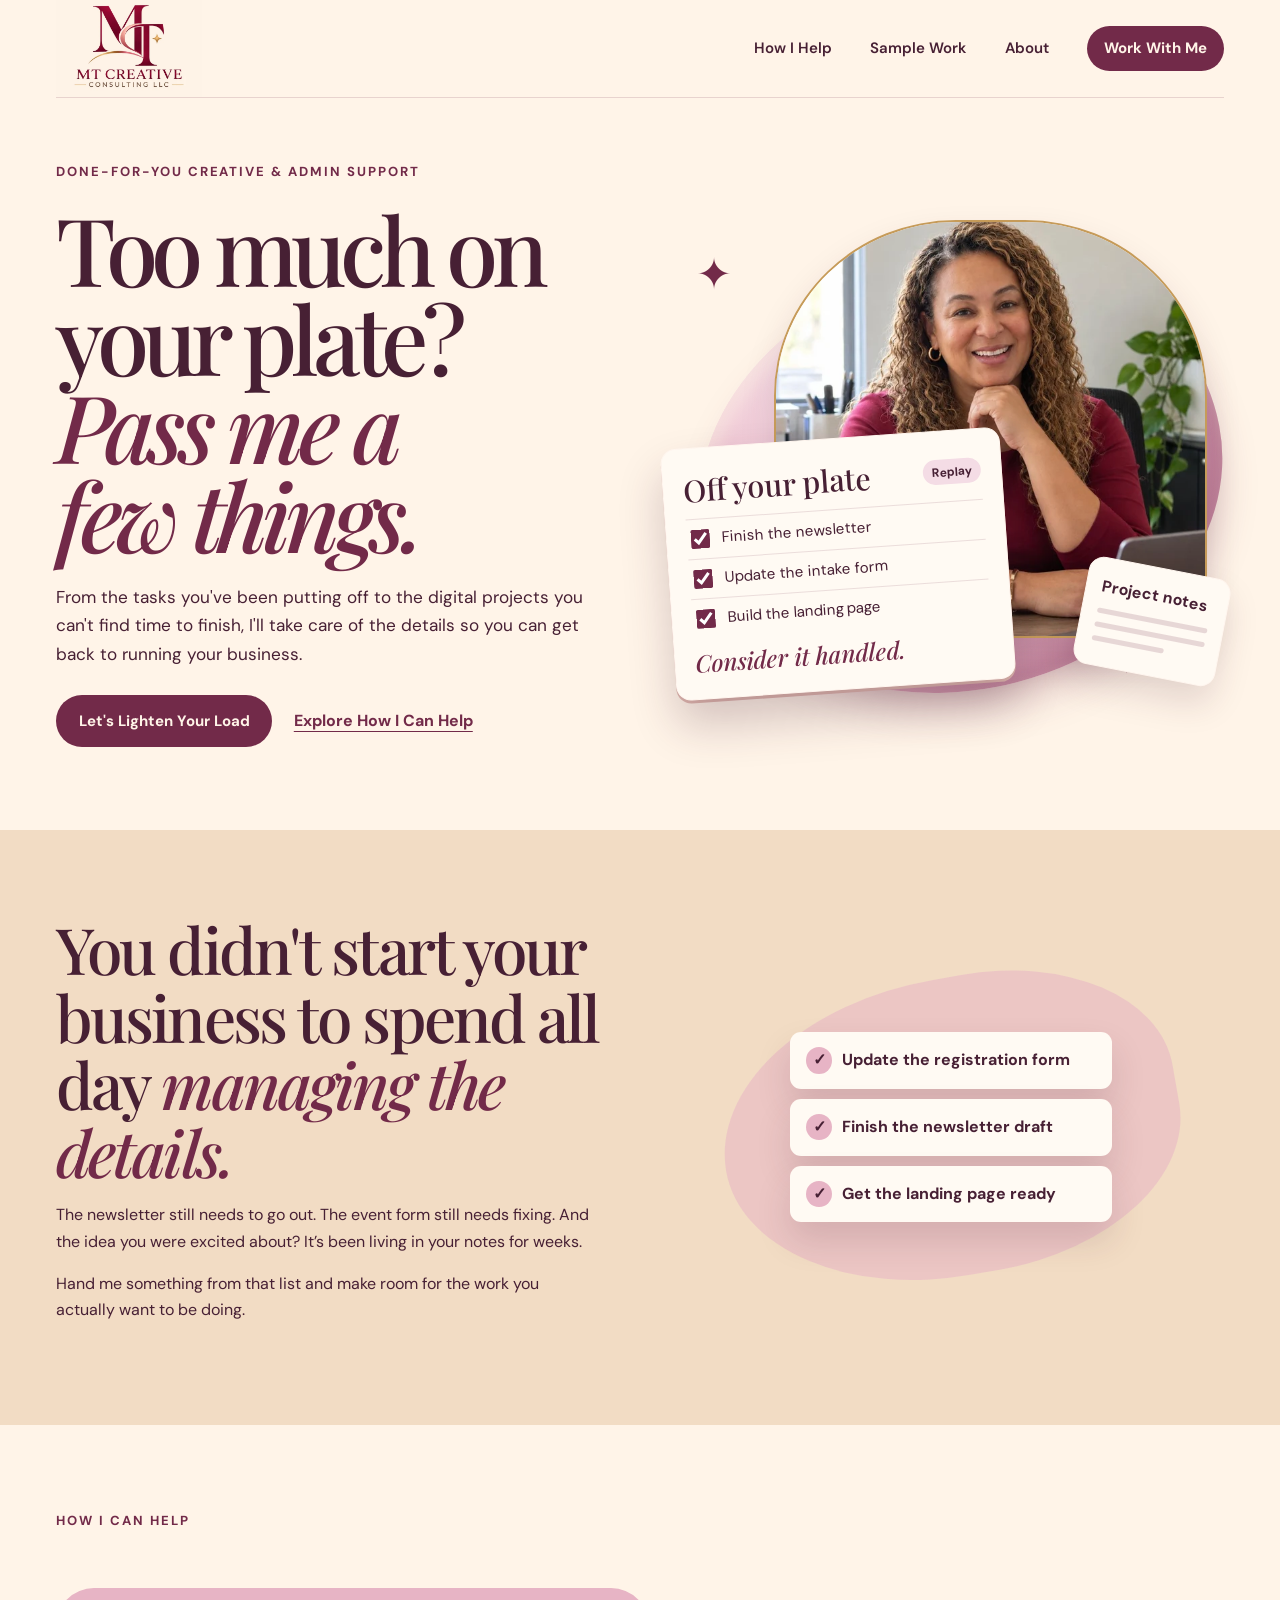
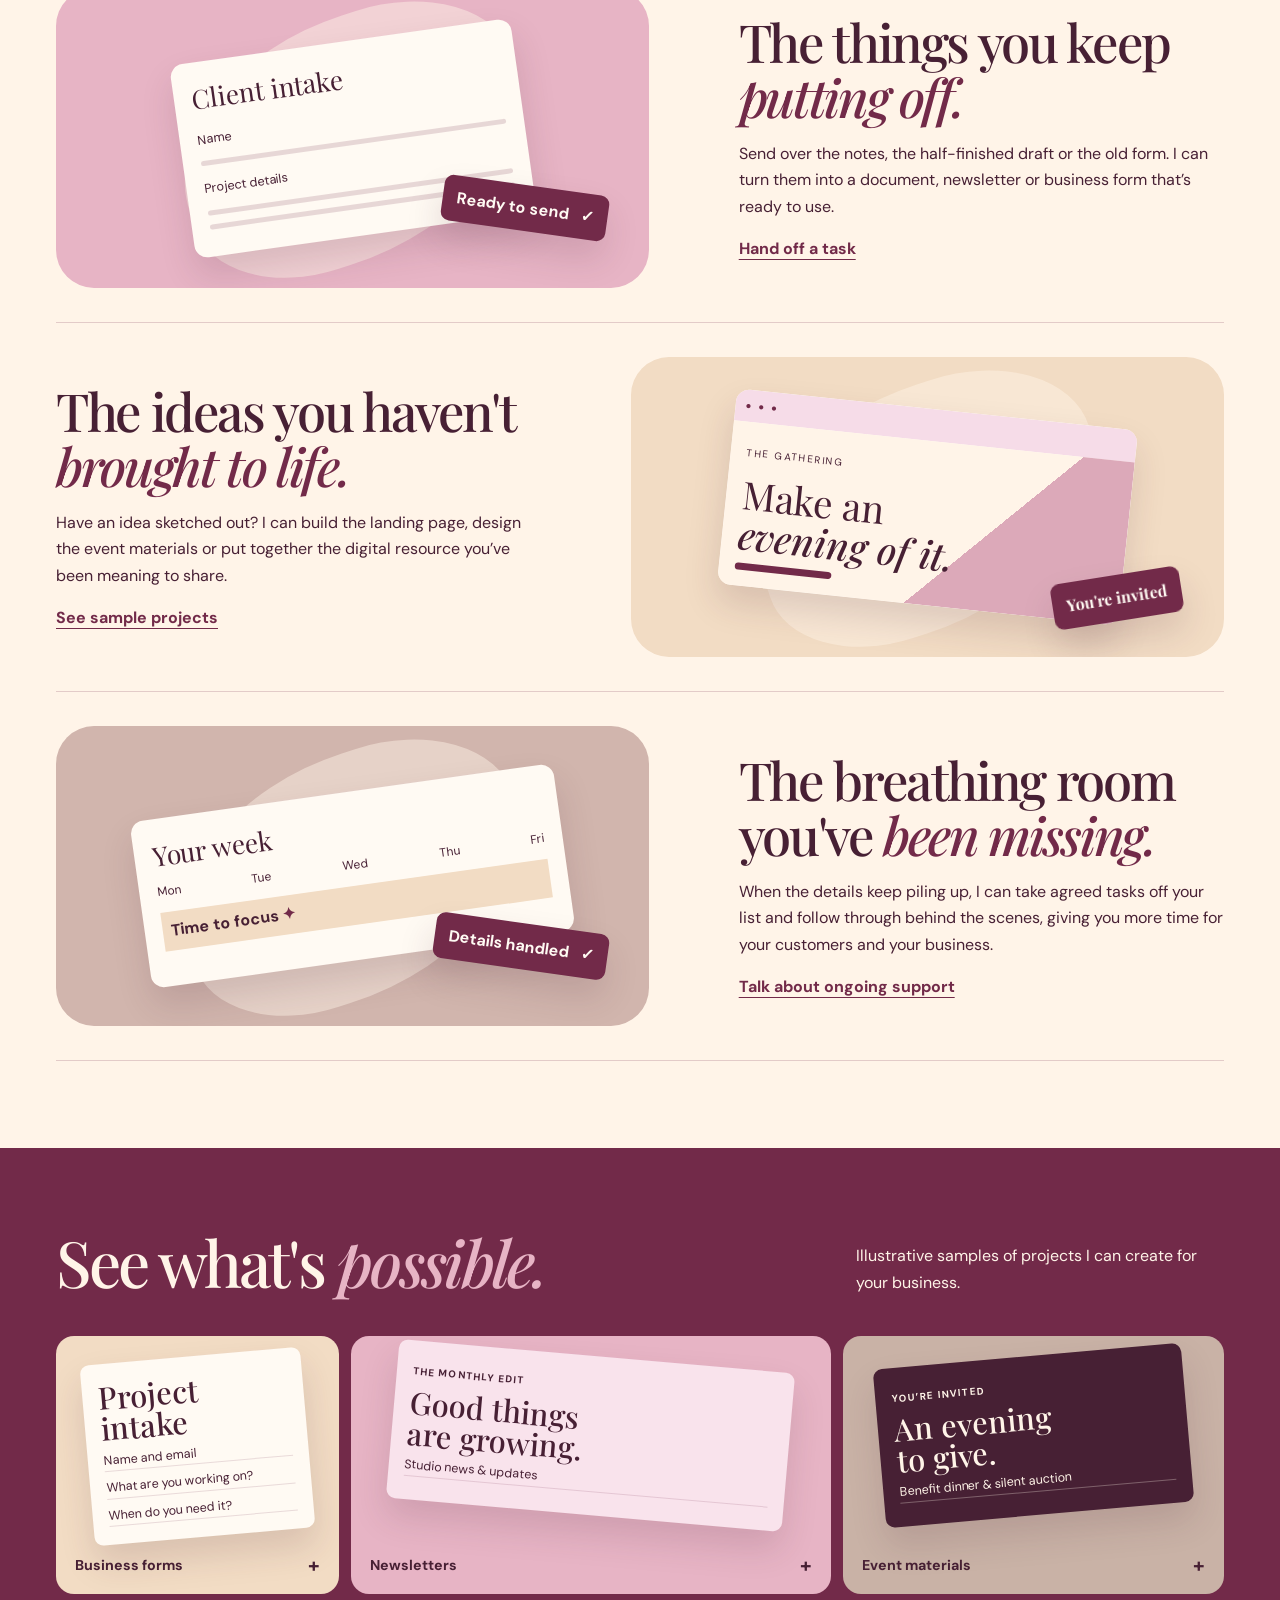
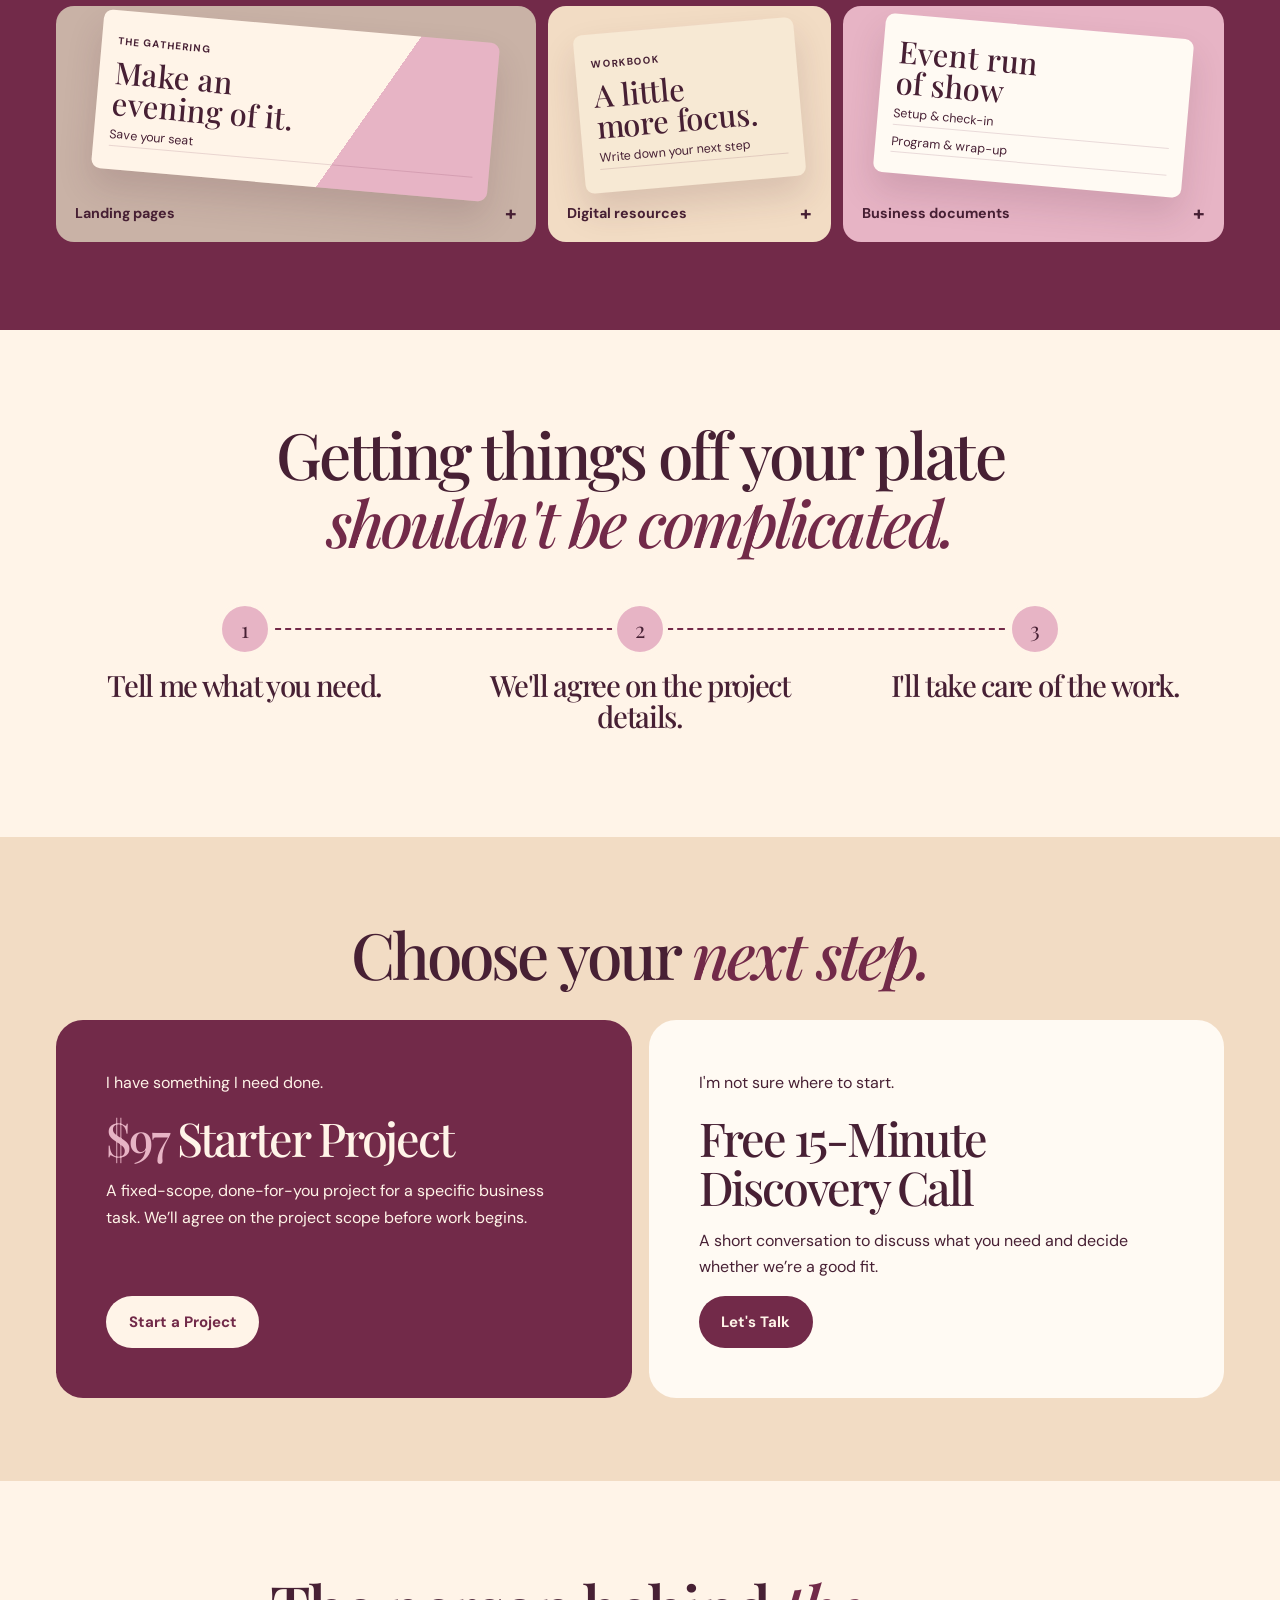
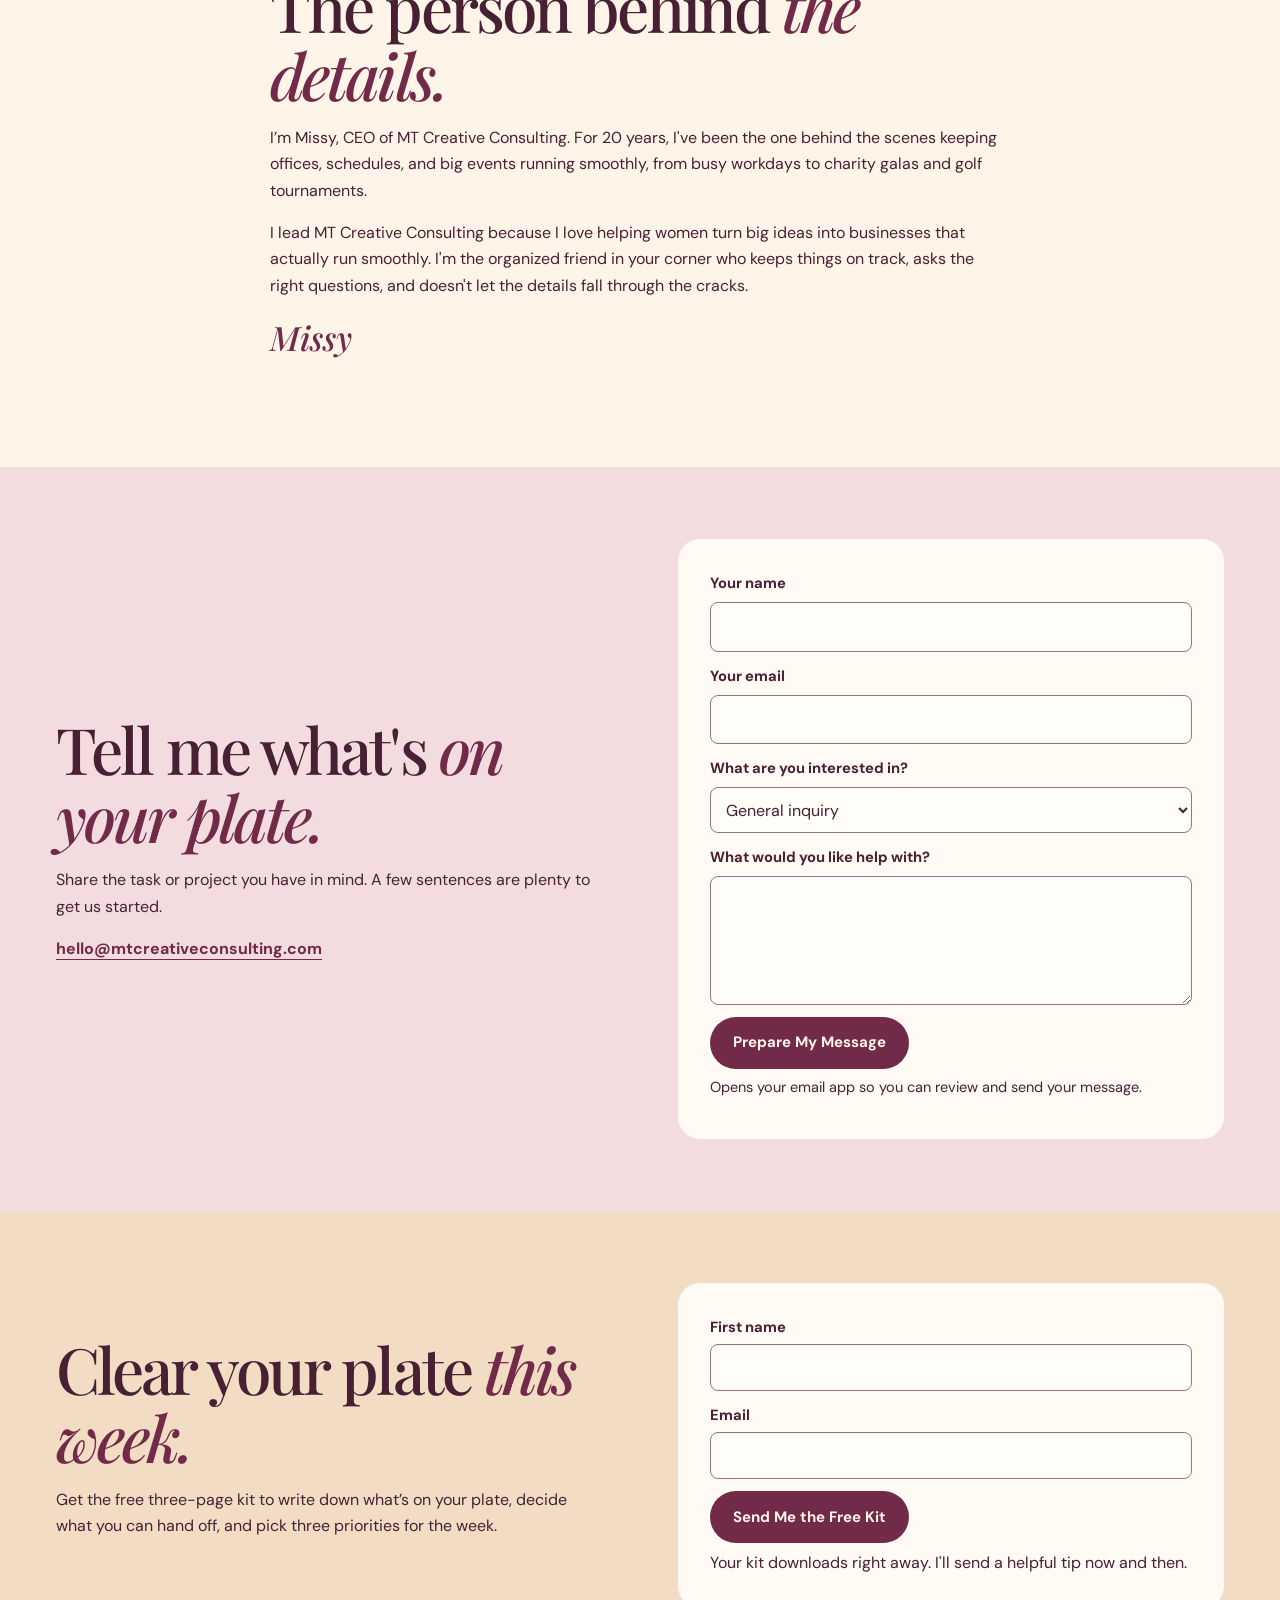
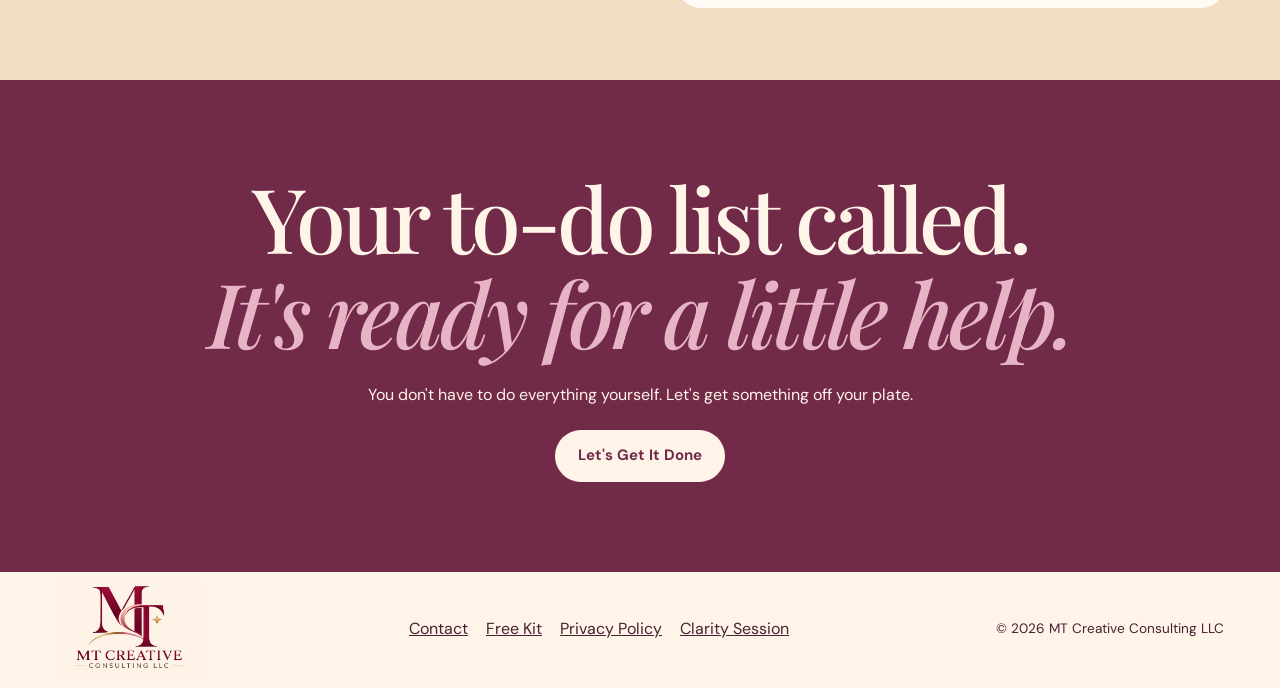
<file: index.html>
<!doctype html>
<html lang="en">
<head>
<meta charset="utf-8">
<meta name="viewport" content="width=device-width, initial-scale=1">
<meta name="description" content="Done-for-you administrative, creative and digital support from Missy at MT Creative Consulting. Get a task off your plate.">
<title>MT Creative Consulting | Pass me a few things</title>
<link rel="icon" href="mt-icon.webp" type="image/webp">
<link rel="preconnect" href="https://fonts.googleapis.com">
<link rel="preconnect" href="https://fonts.gstatic.com" crossorigin>
<link href="https://fonts.googleapis.com/css2?family=DM+Sans:wght@400;500;600;700&family=Playfair+Display:ital,wght@0,500;0,600;1,500&display=swap" rel="stylesheet">
<link rel="stylesheet" href="style.css">
<script src="site.js" defer></script>
</head>
<body>
<a class="skip" href="#main">Skip to content</a>
<header class="header wrap">
<a class="brand" href="#top" aria-label="MT Creative Consulting home"><img class="brand-logo" src="mt-logo.webp" width="540" height="360" alt="MT Creative Consulting LLC"></a>
<button class="menu" type="button" aria-expanded="false" aria-controls="navigation" hidden>Menu</button>
<nav id="navigation" aria-label="Main navigation"><a href="#help">How I Help</a><a href="#work">Sample Work</a><a href="#about">About</a><a class="button small" href="#start">Work With Me</a></nav>
</header>
<main id="main">
<section class="hero wrap" id="top">
<div class="hero-copy">
<p class="eyebrow">Done-for-you creative &amp; admin support</p>
<h1>Too much on<br class="desktop"> your plate?<br><em>Pass me a<br class="desktop"> few things.</em></h1>
<p class="intro">From the tasks you've been putting off to the digital projects you can't find time to finish, I'll take care of the details so you can get back to running your business.</p>
<div class="actions"><a class="button" href="#start">Let's Lighten Your Load</a><a class="under" href="#help">Explore How I Can Help</a></div>
</div>
<div class="hero-art" aria-label="Interactive to-do list demonstration">
<img class="hero-portrait" src="missy-at-her-desk.webp" alt="Missy, CEO of MT Creative Consulting, smiling at her desk" width="637" height="850" fetchpriority="high">
<div class="orb" aria-hidden="true"></div><span class="spark one" aria-hidden="true">✦</span><span class="spark two" aria-hidden="true">✧</span>
<div class="paper calendar" aria-hidden="true"><b>Timeline</b><span class="cal-grid"></span></div>
<div class="paper design" aria-hidden="true"><span class="swatches"><i></i><i></i><i></i></span><b>Design files</b></div>
<div class="paper document" aria-hidden="true"><b>Project notes</b><i></i><i></i><i></i></div>
<div class="todo paper"><div class="todo-top"><span>Off your plate</span><button id="replay" type="button" hidden>Replay</button></div>
<label><input type="checkbox" checked><span>Finish the newsletter</span></label>
<label><input type="checkbox" checked><span>Update the intake form</span></label>
<label><input type="checkbox" checked><span>Build the landing page</span></label>
<p class="stamp" id="task-status" aria-live="polite">Consider it handled.</p></div>
</div>
</section>
<section class="experience" aria-labelledby="experience-title">
<div class="wrap split">
<div><h2 id="experience-title">You didn't start your business to spend all day <em>managing the details.</em></h2><p>The newsletter still needs to go out. The event form still needs fixing. And the idea you were excited about? It’s been living in your notes for weeks.</p><p>Hand me something from that list and make room for the work you actually want to be doing.</p></div>
<div class="sort-board" aria-hidden="true"><div class="sort-rail"></div><span class="sort-card">Update the registration form</span><span class="sort-card">Finish the newsletter draft</span><span class="sort-card">Get the landing page ready</span></div>
</div>
</section>
<section class="wrap sections" id="help" aria-labelledby="help-title">
<h2 class="eyebrow" id="help-title">How I can help</h2>
<article class="service"><div class="scene scene-doc"><div class="mini-sheet"><b>Client intake</b><span>Name</span><i></i><span>Project details</span><i></i><i></i></div><div class="mini-note">Ready to send <span>✓</span></div></div><div class="service-copy"><h3>The things you keep <em>putting off.</em></h3><p>Send over the notes, the half-finished draft or the old form. I can turn them into a document, newsletter or business form that’s ready to use.</p><a href="#starter" class="under">Hand off a task</a></div></article>
<article class="service reverse"><div class="scene scene-web"><div class="mock-window"><div class="window-bar">● ● ●</div><div class="window-content"><span>THE GATHERING</span><b>Make an<br><em>evening of it.</em></b><i></i></div></div><div class="mock-ticket">You're invited</div></div><div class="service-copy"><h3>The ideas you haven't <em>brought to life.</em></h3><p>Have an idea sketched out? I can build the landing page, design the event materials or put together the digital resource you’ve been meaning to share.</p><a href="#work" class="under">See sample projects</a></div></article>
<article class="service"><div class="scene scene-time"><div class="week"><b>Your week</b><div><i>Mon</i><i>Tue</i><i>Wed</i><i>Thu</i><i>Fri</i></div><p>Time to focus <span>✦</span></p></div><div class="mini-note">Details handled <span>✓</span></div></div><div class="service-copy"><h3>The breathing room you've <em>been missing.</em></h3><p>When the details keep piling up, I can take agreed tasks off your list and follow through behind the scenes, giving you more time for your customers and your business.</p><a href="#discovery" class="under">Talk about ongoing support</a></div></article>
</section>
<section class="showcase" id="work">
<div class="wrap"><div class="show-head"><h2>See what's <em>possible.</em></h2><p>Illustrative samples of projects I can create for your business.</p></div>
<div class="samples">
<button class="sample a" type="button" data-sample="forms"><span class="sample-paper"><strong>Project intake</strong><i>Name and email</i><i>What are you working on?</i><i>When do you need it?</i></span><span class="sample-label">Business forms <span>+</span></span></button>
<button class="sample b" type="button" data-sample="newsletter"><span class="sample-paper"><small>THE MONTHLY EDIT</small><strong>Good things<br>are growing.</strong><i>Studio news &amp; updates</i></span><span class="sample-label">Newsletters <span>+</span></span></button>
<button class="sample c" type="button" data-sample="event"><span class="sample-paper"><small>YOU’RE INVITED</small><strong>An evening<br>to give.</strong><i>Benefit dinner &amp; silent auction</i></span><span class="sample-label">Event materials <span>+</span></span></button>
<button class="sample d" type="button" data-sample="landing"><span class="sample-paper"><small>THE GATHERING</small><strong>Make an<br>evening of it.</strong><i>Save your seat</i></span><span class="sample-label">Landing pages <span>+</span></span></button>
<button class="sample e" type="button" data-sample="resources"><span class="sample-paper"><small>WORKBOOK</small><strong>A little<br>more focus.</strong><i>Write down your next step</i></span><span class="sample-label">Digital resources <span>+</span></span></button>
<button class="sample f" type="button" data-sample="documents"><span class="sample-paper"><strong>Event run<br>of show</strong><i>Setup &amp; check-in</i><i>Program &amp; wrap-up</i></span><span class="sample-label">Business documents <span>+</span></span></button>
</div></div>
<dialog id="sample-dialog" aria-labelledby="sample-title"><form method="dialog"><button class="button small">Close</button></form><p class="eyebrow">Illustrative sample</p><h3 id="sample-title"></h3><div id="sample-preview"></div><p id="sample-description"></p></dialog>
</section>
<section class="wrap process" id="process"><h2>Getting things off your plate<br> <em>shouldn't be complicated.</em></h2><ol><li><span>1</span><h3>Tell me what you need.</h3></li><li><span>2</span><h3>We'll agree on the project details.</h3></li><li><span>3</span><h3>I'll take care of the work.</h3></li></ol></section>
<section class="offers" id="start"><div class="wrap"><h2>Choose your <em>next step.</em></h2><div class="offer-grid">
<article id="starter"><p>I have something I need done.</p><h3><span>$97</span> Starter Project</h3><p>A fixed-scope, done-for-you project for a specific business task. We’ll agree on the project scope before work begins.</p><a class="button light" href="#contact-form" data-inquiry="starter">Start a Project</a></article>
<article id="discovery"><p>I'm not sure where to start.</p><h3>Free 15-Minute Discovery Call</h3><p>A short conversation to discuss what you need and decide whether we’re a good fit.</p><a class="button" href="https://calendly.com/missyt879/new-meeting">Let's Talk</a></article>
</div></div></section>
<section class="wrap about" id="about"><div><h2>The person behind <em>the details.</em></h2><p>I’m Missy, CEO of MT Creative Consulting. For 20 years, I've been the one behind the scenes keeping offices, schedules, and big events running smoothly, from busy workdays to charity galas and golf tournaments.</p><p>I lead MT Creative Consulting because I love helping women turn big ideas into businesses that actually run smoothly. I'm the organized friend in your corner who keeps things on track, asks the right questions, and doesn't let the details fall through the cracks.</p><p class="signature">Missy</p></div></section>
<section class="contact" id="contact"><div class="wrap split"><div><h2>Tell me what's <em>on your plate.</em></h2><p>Share the task or project you have in mind. A few sentences are plenty to get us started.</p><a class="under" href="mailto:hello@mtcreativeconsulting.com">hello@mtcreativeconsulting.com</a></div>
<form id="contact-form" action="mailto:hello@mtcreativeconsulting.com" method="post" enctype="text/plain">
<label for="name">Your name</label><input id="name" name="name" autocomplete="name" required maxlength="120">
<label for="email">Your email</label><input id="email" name="email" type="email" autocomplete="email" required maxlength="254">
<label for="inquiry">What are you interested in?</label><select id="inquiry" name="inquiry"><option value="general">General inquiry</option><option value="starter">$97 Starter Project</option></select>
<label for="message">What would you like help with?</label><textarea id="message" name="message" required rows="4" maxlength="1500"></textarea>
<button class="button" type="submit">Prepare My Message</button><p class="form-note">Opens your email app so you can review and send your message.</p><p id="form-status" role="status"></p>
</form></div></section>
<section class="contact kit" id="free-kit"><div class="wrap split">
<div><h2>Clear your plate <em>this week.</em></h2><p>Get the free three-page kit to write down what’s on your plate, decide what you can hand off, and pick three priorities for the week.</p></div>
<form action="https://api.web3forms.com/submit" method="POST">
<input type="hidden" name="access_key" value="2582d8e5-30e0-49ae-859f-2bda14032e8f">
<input type="hidden" name="subject" value="New Clear Your Plate kit signup">
<input type="hidden" name="from_name" value="MT Creative Consulting website">
<input type="hidden" name="redirect" value="https://mtcreativeconsulting.com/thank-you.html">
<input type="checkbox" name="botcheck" hidden tabindex="-1" autocomplete="off">
<label for="kit-name">First name<input id="kit-name" type="text" name="first-name" required autocomplete="given-name"></label>
<label for="kit-email">Email<input id="kit-email" type="email" name="email" required autocomplete="email"></label>
<button type="submit" class="button">Send Me the Free Kit</button>
<div>Your kit downloads right away. I'll send a helpful tip now and then.</div>
</form>
</div></section>
<section class="closing" id="book"><div class="wrap"><h2>Your to-do list called.<br><em>It's ready for a little help.</em></h2><p>You don't have to do everything yourself. Let's get something off your plate.</p><a class="button light" href="#start">Let's Get It Done</a></div></section>
</main>
<footer class="wrap footer"><a class="brand" href="#top"><img class="brand-logo" src="mt-logo.webp" width="540" height="360" alt="MT Creative Consulting LLC"></a><div class="footer-links"><a href="#contact">Contact</a><a href="#free-kit">Free Kit</a><a href="privacy-policy.html">Privacy Policy</a><a href="https://cal.com/missy-t-semtly/60min">Clarity Session</a></div><small>© <span id="year">2026</span> MT Creative Consulting LLC</small></footer>
</body>
</html>
</file>
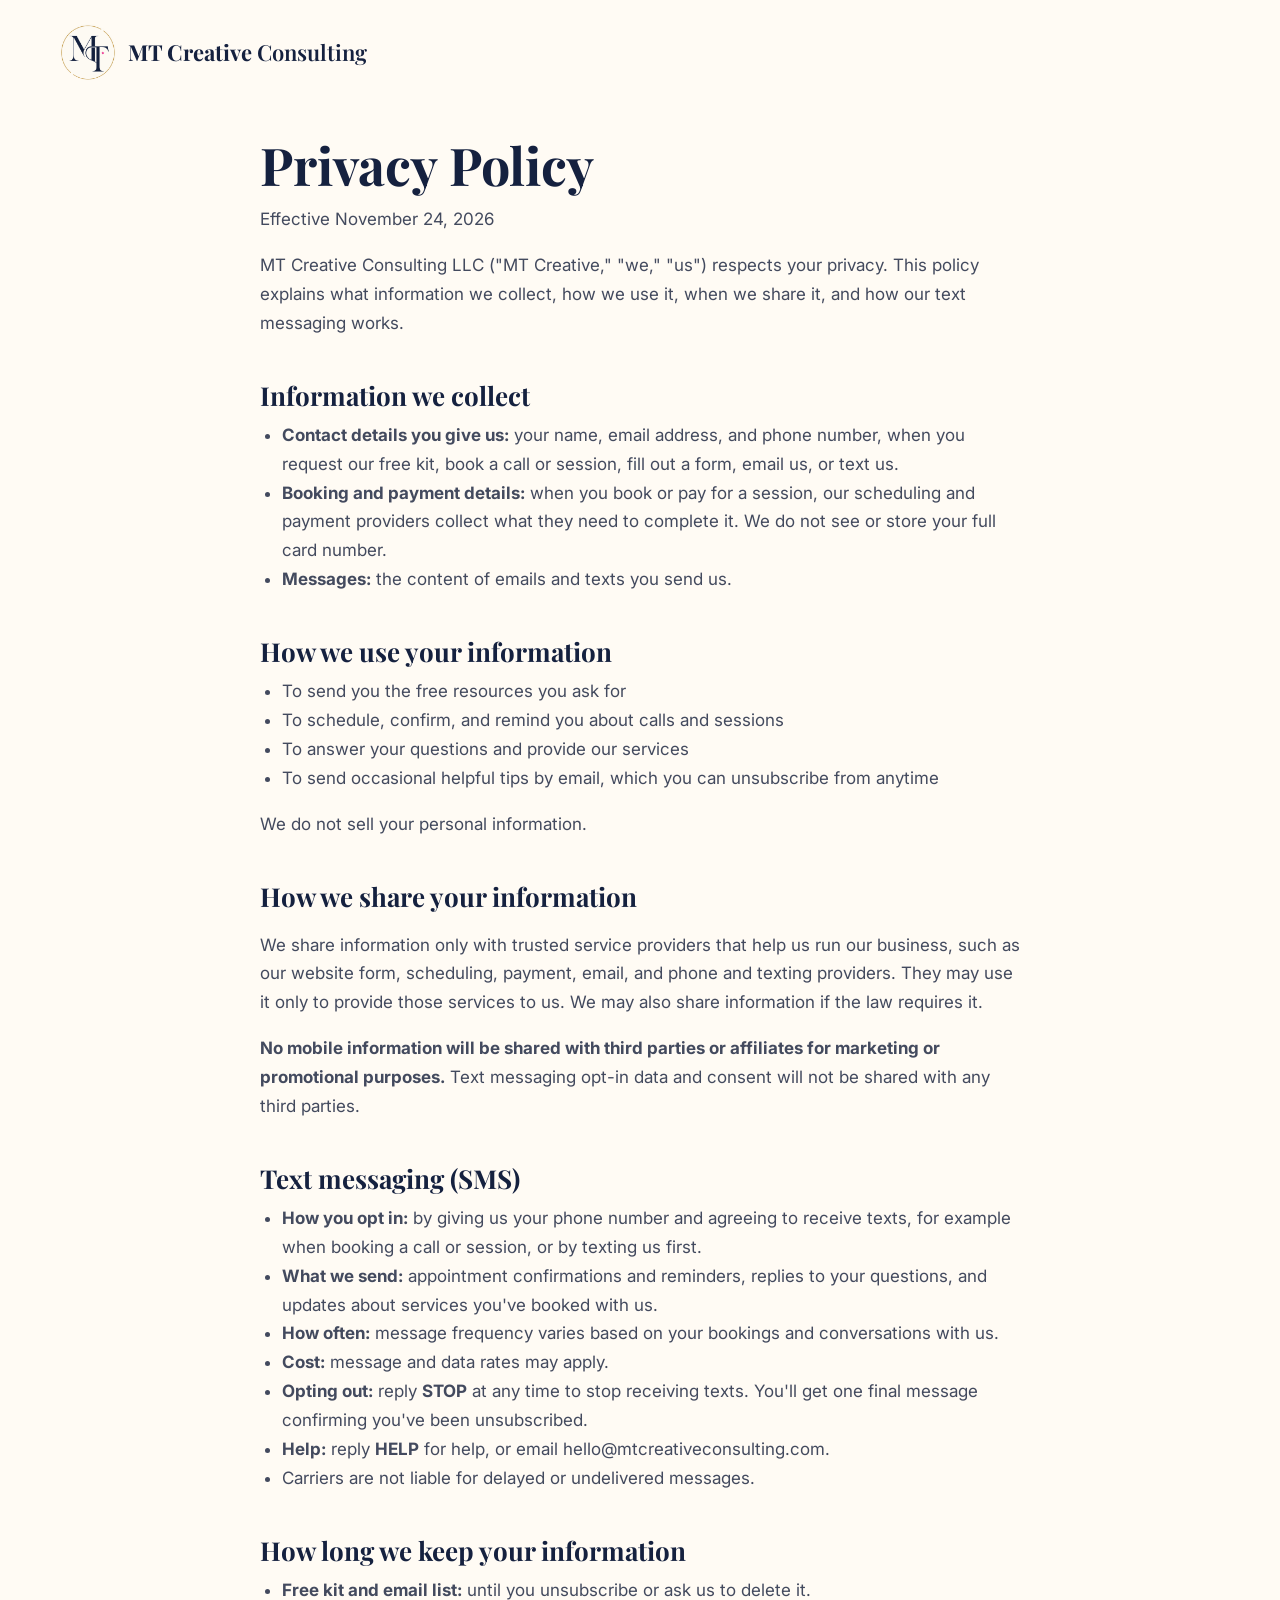
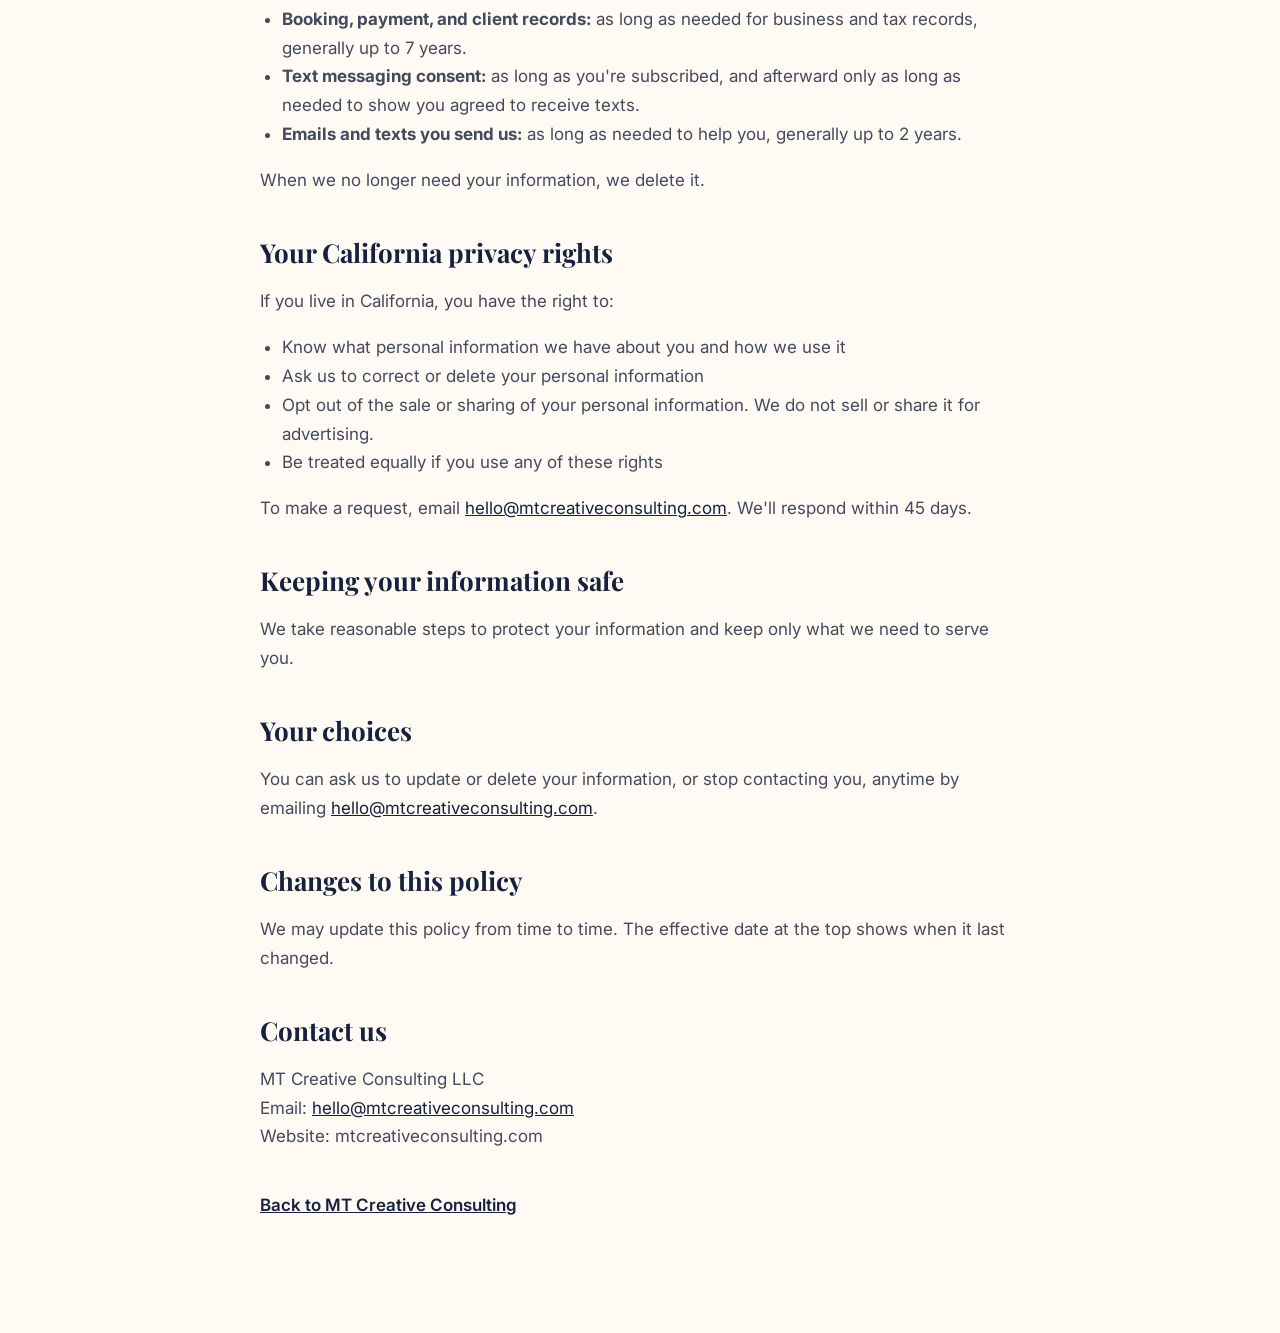
<file: privacy-policy.html>
<!doctype html>
<html lang="en">
<head>
<meta charset="utf-8">
<meta name="viewport" content="width=device-width, initial-scale=1">
<title>Privacy Policy | MT Creative Consulting</title>
<link rel="icon" type="image/png" href="[data-uri]">
<link rel="preconnect" href="https://fonts.googleapis.com">
<link href="https://fonts.googleapis.com/css2?family=Playfair+Display:wght@600;700&amp;family=Inter:wght@400;500;600&amp;display=swap" rel="stylesheet">
<style>
body{margin:0;background:#FFFBF4;color:#15213F;font-family:Inter,system-ui,sans-serif}
a{color:#15213F}
main h2{font-family:'Playfair Display',Georgia,serif;font-weight:700;font-size:26px;margin:40px 0 8px}
main p,main li{font-size:17px;line-height:1.7;color:#434A5E}
main ul{padding-left:22px;margin:8px 0}
</style>
</head>
<body>
<header style="max-width: 1160px; margin: 0 auto; padding: 24px; display: flex; align-items: center; gap: 12px">
<a href="/" style="display: flex; align-items: center; gap: 12px; text-decoration: none"><img src="[data-uri]" alt="MT Creative Consulting logo" style="width: 56px; height: 56px; border-radius: 999px"><span style="font-family: 'Playfair Display', Georgia, serif; font-weight: 700; font-size: 22px">MT Creative <span style="font-weight: 600">Consulting</span></span></a>
</header>
<main style="max-width: 760px; margin: 0 auto; padding: 32px 24px 96px">
<h1 style="margin: 0; font-family: 'Playfair Display', Georgia, serif; font-weight: 700; font-size: clamp(36px, 6vw, 52px); line-height: 1.1">Privacy Policy</h1>
<p style="margin-top: 12px">Effective November 24, 2026</p>
<p>MT Creative Consulting LLC ("MT Creative," "we," "us") respects your privacy. This policy explains what information we collect, how we use it, when we share it, and how our text messaging works.</p>

<h2>Information we collect</h2>
<ul>
<li><strong>Contact details you give us:</strong> your name, email address, and phone number, when you request our free kit, book a call or session, fill out a form, email us, or text us.</li>
<li><strong>Booking and payment details:</strong> when you book or pay for a session, our scheduling and payment providers collect what they need to complete it. We do not see or store your full card number.</li>
<li><strong>Messages:</strong> the content of emails and texts you send us.</li>
</ul>

<h2>How we use your information</h2>
<ul>
<li>To send you the free resources you ask for</li>
<li>To schedule, confirm, and remind you about calls and sessions</li>
<li>To answer your questions and provide our services</li>
<li>To send occasional helpful tips by email, which you can unsubscribe from anytime</li>
</ul>
<p>We do not sell your personal information.</p>

<h2>How we share your information</h2>
<p>We share information only with trusted service providers that help us run our business, such as our website form, scheduling, payment, email, and phone and texting providers. They may use it only to provide those services to us. We may also share information if the law requires it.</p>
<p><strong>No mobile information will be shared with third parties or affiliates for marketing or promotional purposes.</strong> Text messaging opt-in data and consent will not be shared with any third parties.</p>

<h2>Text messaging (SMS)</h2>
<ul>
<li><strong>How you opt in:</strong> by giving us your phone number and agreeing to receive texts, for example when booking a call or session, or by texting us first.</li>
<li><strong>What we send:</strong> appointment confirmations and reminders, replies to your questions, and updates about services you've booked with us.</li>
<li><strong>How often:</strong> message frequency varies based on your bookings and conversations with us.</li>
<li><strong>Cost:</strong> message and data rates may apply.</li>
<li><strong>Opting out:</strong> reply <strong>STOP</strong> at any time to stop receiving texts. You'll get one final message confirming you've been unsubscribed.</li>
<li><strong>Help:</strong> reply <strong>HELP</strong> for help, or email hello@mtcreativeconsulting.com.</li>
<li>Carriers are not liable for delayed or undelivered messages.</li>
</ul>

<h2>How long we keep your information</h2>
<ul>
<li><strong>Free kit and email list:</strong> until you unsubscribe or ask us to delete it.</li>
<li><strong>Booking, payment, and client records:</strong> as long as needed for business and tax records, generally up to 7 years.</li>
<li><strong>Text messaging consent:</strong> as long as you're subscribed, and afterward only as long as needed to show you agreed to receive texts.</li>
<li><strong>Emails and texts you send us:</strong> as long as needed to help you, generally up to 2 years.</li>
</ul>
<p>When we no longer need your information, we delete it.</p>

<h2>Your California privacy rights</h2>
<p>If you live in California, you have the right to:</p>
<ul>
<li>Know what personal information we have about you and how we use it</li>
<li>Ask us to correct or delete your personal information</li>
<li>Opt out of the sale or sharing of your personal information. We do not sell or share it for advertising.</li>
<li>Be treated equally if you use any of these rights</li>
</ul>
<p>To make a request, email <a href="mailto:hello@mtcreativeconsulting.com">hello@mtcreativeconsulting.com</a>. We'll respond within 45 days.</p>

<h2>Keeping your information safe</h2>
<p>We take reasonable steps to protect your information and keep only what we need to serve you.</p>

<h2>Your choices</h2>
<p>You can ask us to update or delete your information, or stop contacting you, anytime by emailing <a href="mailto:hello@mtcreativeconsulting.com">hello@mtcreativeconsulting.com</a>.</p>

<h2>Changes to this policy</h2>
<p>We may update this policy from time to time. The effective date at the top shows when it last changed.</p>

<h2>Contact us</h2>
<p>MT Creative Consulting LLC<br>Email: <a href="mailto:hello@mtcreativeconsulting.com">hello@mtcreativeconsulting.com</a><br>Website: mtcreativeconsulting.com</p>
<p style="margin-top: 40px"><a href="/" style="font-weight: 600">Back to MT Creative Consulting</a></p>
</main>
</body>
</html>
</file>
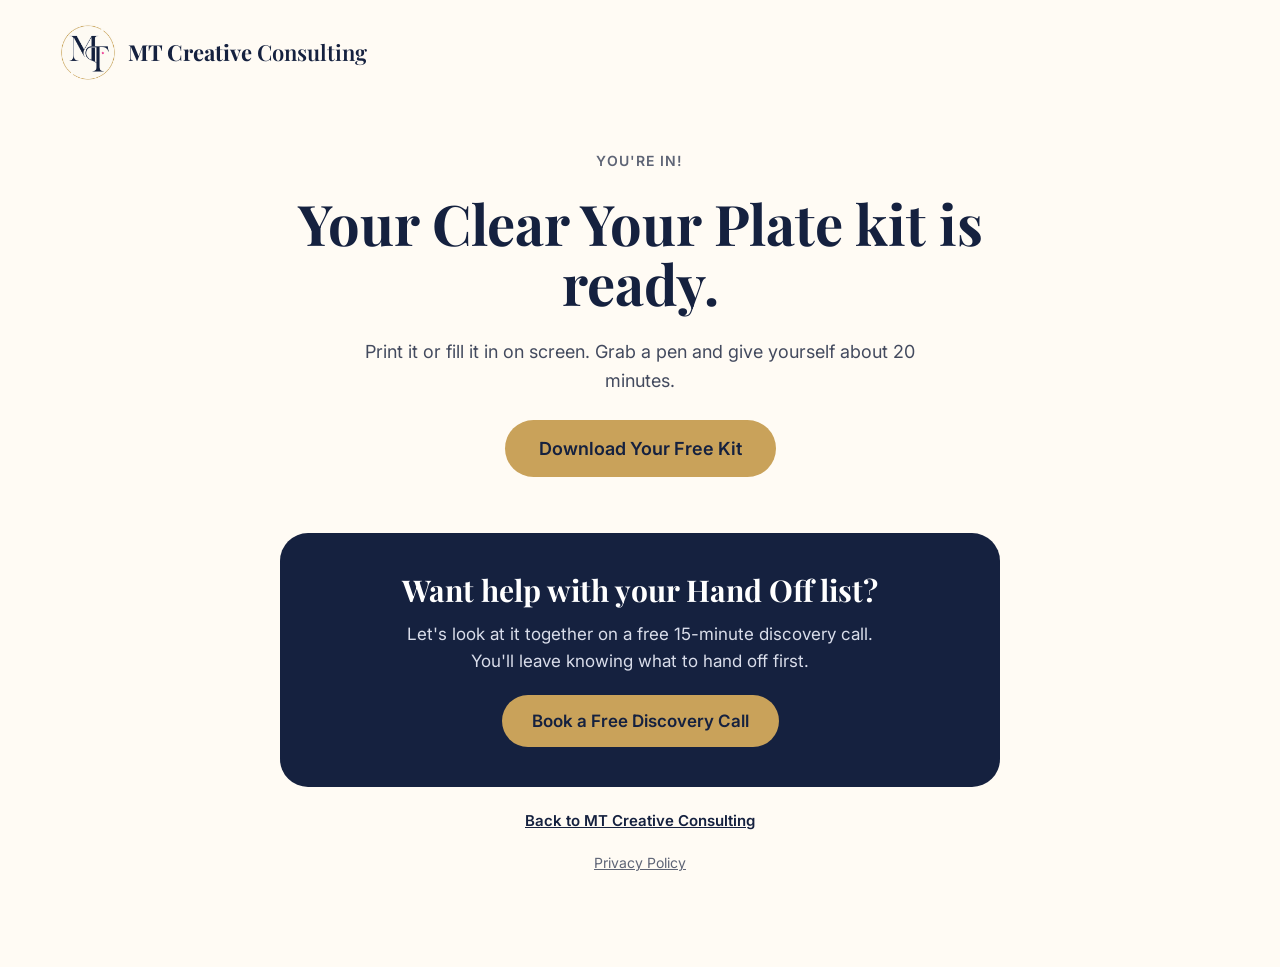
<file: thank-you (1).html>
<!doctype html>
<html lang="en">
<head>
<meta charset="utf-8">
<meta name="viewport" content="width=device-width, initial-scale=1">
<title>Your Free Kit | MT Creative Consulting</title>
<link rel="icon" type="image/png" href="[data-uri]">
<link rel="preconnect" href="https://fonts.googleapis.com">
<link href="https://fonts.googleapis.com/css2?family=Playfair+Display:wght@600;700&amp;family=Inter:wght@400;500;600&amp;display=swap" rel="stylesheet">
<style>
body{margin:0;background:#FFFBF4;color:#15213F;font-family:Inter,system-ui,sans-serif}
a{color:#15213F}
</style>
</head>
<body>
<header style="max-width: 1160px; margin: 0 auto; padding: 24px; display: flex; align-items: center; gap: 12px">
<a href="/" style="display: flex; align-items: center; gap: 12px; text-decoration: none"><img src="[data-uri]" alt="MT Creative Consulting logo" style="width: 56px; height: 56px; border-radius: 999px"><span style="font-family: 'Playfair Display', Georgia, serif; font-weight: 700; font-size: 22px">MT Creative <span style="font-weight: 600">Consulting</span></span></a>
</header>
<main style="max-width: 720px; margin: 0 auto; padding: 48px 24px 96px; display: flex; flex-direction: column; gap: 24px; text-align: center; align-items: center">
<div style="font-size: 14px; font-weight: 600; letter-spacing: 0.08em; text-transform: uppercase; color: #5E6475">You're in!</div>
<h1 style="margin: 0; font-family: 'Playfair Display', Georgia, serif; font-weight: 700; font-size: clamp(36px, 6vw, 56px); line-height: 1.08">Your Clear Your Plate kit is ready.</h1>
<p style="margin: 0; font-size: 18px; line-height: 1.6; color: #434A5E; max-width: 560px">Print it or fill it in on screen. Grab a pen and give yourself about 20 minutes.</p>
<a href="/mt-clear-your-plate-kit.pdf" download style="text-decoration: none; background: #C9A25A; color: #15213F; font-weight: 600; font-size: 18px; padding: 18px 34px; border-radius: 999px">Download Your Free Kit</a>
<div style="margin-top: 32px; width: 100%; box-sizing: border-box; background: #15213F; color: #FFFFFF; border-radius: 28px; padding: 40px 32px; display: flex; flex-direction: column; gap: 14px; align-items: center">
<h2 style="margin: 0; font-family: 'Playfair Display', Georgia, serif; font-weight: 700; font-size: 30px; line-height: 1.15">Want help with your Hand Off list?</h2>
<p style="margin: 0; font-size: 17px; line-height: 1.6; color: #D9DDEA; max-width: 480px">Let's look at it together on a free 15-minute discovery call. You'll leave knowing what to hand off first.</p>
<a href="https://calendly.com/missyt879/new-meeting" target="_blank" rel="noopener" style="text-decoration: none; background: #C9A25A; color: #15213F; font-weight: 600; font-size: 17px; padding: 16px 30px; border-radius: 999px; margin-top: 6px">Book a Free Discovery Call</a>
</div>
<a href="/" style="font-size: 15px; font-weight: 600">Back to MT Creative Consulting</a>
<a href="/privacy-policy.html" style="font-size: 14px; color: #5E6475">Privacy Policy</a>
</main>
</body>
</html>
</file>
<file: style.css>
:root{--berry:#722a49;--dark:#472034;--blush:#e7b4c5;--champagne:#f2dcc4;--taupe:#a8998f;--cream:#fff4e8;--paper:#fffaf3;--serif:"Playfair Display",Georgia,serif;--sans:"DM Sans",Arial,sans-serif;--shadow:0 18px 34px #47203426}
*{box-sizing:border-box}html{scroll-behavior:smooth}body{margin:0;background:var(--cream);color:var(--dark);font:1rem/1.65 var(--sans)}[hidden]{display:none!important}a{color:inherit}button,input,textarea,select{font:inherit}button{cursor:pointer}a:focus-visible,button:focus-visible,input:focus-visible,select:focus-visible,textarea:focus-visible{outline:3px solid #ad5378;outline-offset:4px}h1,h2,h3,p{margin:0 0 1rem}h1,h2,h3{font-family:var(--serif);font-weight:500;line-height:1.06;letter-spacing:-.045em}h2{font-size:clamp(2.4rem,5vw,4.85rem)}h3{font-size:clamp(1.7rem,3vw,3.05rem)}em{font-weight:500}h1 em,h2 em,h3 em{color:var(--berry)}section,[id]{scroll-margin-top:1rem}.wrap{width:min(1260px,calc(100% - 112px));margin-inline:auto}.skip{position:absolute;left:16px;top:-100px;padding:12px;background:var(--paper);z-index:10}.skip:focus{top:12px}
.header{min-height:92px;display:flex;align-items:center;justify-content:space-between;gap:24px;border-bottom:1px solid #722a4929}.brand{display:inline-flex;align-items:center;gap:12px;text-decoration:none;font-size:.78rem;line-height:1.12;font-weight:700;letter-spacing:.09em;text-transform:uppercase}.mark{display:grid;place-items:center;width:53px;aspect-ratio:1;border-radius:50%;color:var(--cream);background:var(--berry);font:italic 1.65rem var(--serif);letter-spacing:-.06em;text-transform:none}.header nav{display:flex;align-items:center;gap:clamp(17px,3vw,39px)}.header nav a:not(.button){text-decoration:none;font-size:.94rem;font-weight:600}.header nav a:hover:not(.button){text-decoration:underline;text-underline-offset:5px}.menu{color:var(--berry);background:transparent;border:1px solid var(--berry);border-radius:999px;padding:.4rem 1rem}
.button{display:inline-flex;align-items:center;justify-content:center;min-height:48px;padding:.78rem 1.35rem;border:1px solid transparent;border-radius:999px;background:var(--berry);color:var(--cream);text-decoration:none;font-weight:700;font-size:.94rem;text-align:center;transition:transform .2s,box-shadow .2s,background .2s}.button:hover{transform:translateY(-3px);box-shadow:0 7px 18px #47203433;background:#58213a}.button.small{min-height:41px;padding:.55rem 1rem}.button.light{background:var(--cream);color:var(--berry)}.button.light:hover{background:#fffaf3}.under{display:inline-block;font-weight:700;color:var(--berry);text-underline-offset:5px;text-decoration-thickness:1px}.under:hover{text-decoration-thickness:2px}.eyebrow{font:700 .82rem/1.4 var(--sans);letter-spacing:.15em;text-transform:uppercase;color:var(--berry)}.actions{display:flex;gap:.9rem 1.35rem;align-items:center;flex-wrap:wrap}.hero{display:grid;grid-template-columns:1.05fr 1fr;gap:2.5%;align-items:center;min-height:640px;padding-block:65px 83px}.hero h1{font-size:clamp(3.8rem,7.35vw,7.6rem);line-height:.94;margin:.24em 0;letter-spacing:-.067em}.intro{max-width:34rem;margin:1.55rem 0 1.7rem;font-size:1.075rem}
.hero-art{position:relative;min-height:470px;isolation:isolate;transform:translateY(var(--drift,0px))}.orb{position:absolute;inset:6% 0 1% 3%;border-radius:56% 44% 51% 49% / 52% 50% 50% 48%;transform:rotate(-11deg);background:radial-gradient(ellipse at 32% 18%,#fae4eb,var(--blush) 48%,#bd7693 100%);box-shadow:inset 6px 8px 18px #fff4e88e,inset -13px -9px 22px #722a493a,0 25px 50px -23px #722a4977}.paper{position:absolute;border-radius:15px;background:var(--paper);border:1px solid #fff6ef;box-shadow:var(--shadow)}.calendar{width:32%;right:0;top:11%;padding:13px 16px;transform:rotate(12deg);background:#f9e5cf}.cal-grid{display:block;margin-top:10px;height:63px;background:radial-gradient(circle,#944e6b 2px,transparent 2.5px) 0 0/17px 15px;opacity:.6}.design{left:-1%;bottom:12%;width:35%;padding:13px;transform:rotate(-13deg);background:#f9e2eb}.swatches{display:flex;gap:5px;margin-bottom:8px}.swatches i{flex:1;height:32px;border-radius:5px;background:var(--berry)}.swatches i:nth-child(2){background:var(--blush)}.swatches i:nth-child(3){background:var(--taupe)}.document{right:0;bottom:9%;width:32%;padding:15px;transform:rotate(11deg)}.document i,.mini-sheet i{display:block;height:5px;border-radius:5px;background:#722a492b;margin:9px 0}.document i:last-child{width:65%}.spark{position:absolute;color:var(--berry);font-size:2.7rem}.spark.one{top:4%;left:15%}.spark.two{bottom:0;right:15%;font-size:2.2rem}.todo{width:min(77%,360px);top:25%;left:13%;padding:20px;transform:rotate(-4deg);box-shadow:0 25px 45px #4720343b,0 3px 0 #dfb8af}.todo-top{display:flex;align-items:center;justify-content:space-between;gap:9px;padding-bottom:9px;font:500 clamp(1.15rem,2.6vw,1.9rem) var(--serif)}#replay{border:0;border-radius:30px;padding:.3rem .55rem;background:#f4dce5;color:var(--dark);font:700 .75rem var(--sans)}.todo label{display:flex;align-items:center;gap:9px;padding:7px 0;border-top:1px solid #722a4924;cursor:pointer;font-size:clamp(.76rem,1.55vw,.94rem)}.todo input{width:19px;height:19px;flex:none;accent-color:var(--berry)}.todo input:checked+span{animation:nod .4s ease}.stamp{min-height:28px;margin:8px 0 0;font:italic 500 clamp(1rem,2.4vw,1.5rem) var(--serif);color:var(--berry)}@keyframes nod{50%{transform:translateX(4px)}}
.experience{background:var(--champagne);padding-block:85px;overflow:hidden}.split{display:grid;grid-template-columns:1fr 1fr;align-items:center;gap:clamp(24px,6vw,100px)}.experience p{max-width:35rem}.sort-board{min-height:330px;position:relative;display:grid;align-content:center;justify-items:center;gap:10px}.sort-rail{position:absolute;inset:5% 8%;border-radius:55% 45% 48% 52%;background:#e7b4c589;transform:rotate(-10deg)}.sort-card{z-index:1;width:min(82%,322px);padding:.95rem 1rem;border-radius:11px;background:var(--paper);box-shadow:var(--shadow);font-weight:700;transition:transform .8s cubic-bezier(.18,.72,.3,1);display:flex;gap:10px;align-items:center}.sort-card::before{content:"✓";display:grid;place-items:center;background:var(--blush);color:var(--dark);width:26px;aspect-ratio:1;border-radius:50%;flex:none}.motion .sort-board:not(.in-view) .sort-card:nth-child(2){transform:translate(-10%, -24%) rotate(-13deg)}.motion .sort-board:not(.in-view) .sort-card:nth-child(3){transform:translate(13%, 6%) rotate(12deg)}.motion .sort-board:not(.in-view) .sort-card:nth-child(4){transform:translate(-8%, 24%) rotate(-6deg)}
.sections{padding-block:87px}.sections>h2{margin-bottom:24px}.service{display:grid;grid-template-columns:1.1fr .9fr;align-items:center;gap:clamp(30px,7vw,110px);padding-block:34px;border-bottom:1px solid #722a4933}.service.reverse{grid-template-columns:.9fr 1.1fr}.reverse .scene{order:2}.service-copy h3{font-size:clamp(2.25rem,4.1vw,4.25rem)}.service-copy p{max-width:32rem}.scene{position:relative;min-height:300px;display:grid;place-items:center;border-radius:38px;isolation:isolate;overflow:hidden}.scene::before{content:"";position:absolute;inset:10% 20%;border-radius:60% 40% 64% 36%;background:#fff4e875;transform:rotate(-18deg);z-index:-1}.scene-doc{background:var(--blush)}.scene-web{background:var(--champagne)}.scene-time{background:#d1b5ad}.scene>div{transition:transform .3s}.scene:hover>div:first-child,.service:focus-within .scene>div:first-child{transform:rotate(0) translateY(-5px)}.mini-sheet,.week,.mock-window{width:58%;background:var(--paper);border-radius:13px;box-shadow:var(--shadow);padding:18px;transform:rotate(-8deg)}.mini-sheet b,.week b{font:1.65rem var(--serif);display:block;margin-bottom:10px}.mini-sheet span{font-size:.79rem}.mini-note,.mock-ticket{position:absolute;right:7%;bottom:19%;padding:10px 14px;background:var(--berry);color:var(--paper);border-radius:9px;box-shadow:var(--shadow);transform:rotate(8deg);font-weight:700}.mini-note span{margin-left:8px}.mock-window{padding:0;overflow:hidden;width:68%;transform:rotate(6deg)}.window-bar{background:#f6dce8;color:var(--berry);font-size:.61rem;padding:8px 10px;letter-spacing:.2em}.window-content{padding:16px;background:linear-gradient(135deg,var(--cream) 62%,#dca9b9 62%)}.window-content b{display:block;font:clamp(1.5rem,3vw,2.55rem)/1.05 var(--serif);margin:9px 0}.window-content span{font-size:.62rem;letter-spacing:.15em}.window-content i{display:block;width:26%;height:7px;border-radius:11px;background:var(--berry)}.mock-ticket{font-family:var(--serif);transform:rotate(-9deg);bottom:12%}.week{width:72%}.week div{display:flex;justify-content:space-between;gap:4px}.week i{font-size:.75rem;font-style:normal}.week p{margin:.65rem 0 1.1rem;background:var(--champagne);padding:6px 8px;font-weight:700}.week p span{color:var(--berry)}
.showcase{background:var(--berry);color:var(--cream);padding:80px 0 88px}.showcase h2 em,.closing h2 em{color:var(--blush)}.show-head{display:flex;align-items:end;justify-content:space-between;gap:25px;margin-bottom:24px}.show-head p{max-width:23rem}.samples{display:grid;grid-template-columns:repeat(12,1fr);gap:12px}.sample{grid-column:span 4;display:grid;align-content:space-between;text-align:left;gap:12px;min-height:230px;border:0;border-radius:18px;background:var(--champagne);color:var(--dark);padding:20px 19px 12px;overflow:hidden}.sample.a,.sample.e{grid-column:span 3}.sample.b,.sample.d{grid-column:span 5}.sample.b,.sample.f{background:var(--blush)}.sample.c,.sample.d{background:#c9b2a6}.sample-paper{display:grid;align-content:center;gap:6px;background:var(--paper);padding:18px 16px;min-height:159px;width:90%;margin-inline:auto;border-radius:9px;box-shadow:var(--shadow);transform:rotate(-5deg);transition:transform .25s}.sample:nth-child(even) .sample-paper{transform:rotate(5deg)}.sample:hover .sample-paper,.sample:focus-visible .sample-paper{transform:rotate(0) translateY(-4px)}.sample-paper strong{font:500 clamp(1.15rem,2.4vw,2.05rem)/1.02 var(--serif)}.sample-paper i{display:block;font-size:.78rem;font-style:normal;border-bottom:1px solid #722a4927}.sample-paper small{font-size:.62rem;font-weight:700;letter-spacing:.12em}.sample-label{display:flex;align-items:center;justify-content:space-between;gap:6px;font-size:.89rem;font-weight:700}.sample-label span{font-size:1.25rem}.b .sample-paper{background:#f9e3ec}.c .sample-paper,.about-art{background:var(--dark);color:var(--cream)}.d .sample-paper{background:linear-gradient(120deg,#fff4e8 65%,#e7b4c5 65%)}.e .sample-paper{background:#f7e9d4}.c .sample-paper i{border-color:#fff4e84d}dialog{width:min(500px,calc(100% - 28px));max-height:calc(100% - 28px);border:0;border-radius:21px;padding:24px;background:var(--cream);color:var(--dark);box-shadow:var(--shadow)}dialog::backdrop{background:#261421a8}dialog form{float:right}dialog .sample-paper{width:100%;transform:none;margin:1.2rem 0}
.process{text-align:center;padding-block:90px}.process ol{padding:0;margin:45px 0 0;list-style:none;display:grid;grid-template-columns:repeat(3,1fr);gap:18px;position:relative}.process ol::before{content:"";position:absolute;top:27px;left:17%;right:17%;border-top:2px dashed var(--berry);transform-origin:left;transition:transform .9s}.motion .process ol:not(.in-view)::before{transform:scaleX(0)}.process li{position:relative}.process li span{display:grid;place-items:center;background:var(--blush);border:5px solid var(--cream);color:var(--dark);width:56px;aspect-ratio:1;margin:0 auto 12px;border-radius:50%;font:1.35rem var(--serif)}.process li h3{font-size:clamp(1.25rem,2.3vw,2rem)}
.offers{background:var(--champagne);padding:83px 0}.offers h2{text-align:center;margin-bottom:32px}.offer-grid{display:grid;grid-template-columns:1fr 1fr;gap:17px}.offer-grid article{display:flex;align-items:flex-start;flex-direction:column;min-height:325px;padding:clamp(24px,4vw,50px);border-radius:27px;background:var(--paper);transition:transform .25s,box-shadow .25s}.offer-grid article:hover,.offer-grid article:focus-within{transform:translateY(-4px);box-shadow:var(--shadow)}.offer-grid article:first-child{background:var(--berry);color:var(--cream)}.offer-grid article h3{font-size:clamp(1.9rem,3.65vw,3.9rem)}.offer-grid article h3 span{color:var(--blush)}.offer-grid article .button{margin-top:auto}.about{padding-block:92px}.about-art{position:relative;display:grid;place-items:center;min-height:340px;border-radius:90px 28px 110px 42px;overflow:hidden;background:radial-gradient(ellipse at 30% 16%,#9d4c70,var(--berry),var(--dark))}.about-art span{font:italic 500 clamp(5.2rem,13vw,10rem) var(--serif);letter-spacing:-.09em;transform:rotate(-8deg);text-shadow:0 8px 15px #2b1021a0}.about-orbit{position:absolute;inset:16% 14%;border:1px solid var(--blush);border-radius:50%;transform:rotate(-19deg)}.about-art i{position:absolute;top:19%;right:21%;color:var(--champagne);font-size:2rem}.signature{font:italic 500 2.1rem var(--serif);color:var(--berry)}
.contact{background:#f3dce0;padding:72px 0}.contact form{display:grid;gap:7px;background:var(--paper);border-radius:22px;padding:clamp(18px,4vw,32px)}.contact label{font-weight:700;font-size:.92rem}.contact form input,.contact form select,.contact form textarea{width:100%;padding:.65rem;border:1px solid #987381;border-radius:8px;background:#fffdf8;color:var(--dark);margin-bottom:5px}.contact form button{justify-self:start}.form-note,#form-status{margin:0;font-size:.91rem}.contact .under{overflow-wrap:anywhere}.closing{text-align:center;padding:90px 0;background:var(--berry);color:var(--cream)}.closing h2{font-size:clamp(2.75rem,7vw,6.9rem)}.closing p{margin:1.35rem 0}.footer{min-height:116px;display:flex;align-items:center;justify-content:space-between;gap:20px}.footer small{font-size:.85rem}
@media(max-width:1050px){.wrap{width:calc(100% - 64px)}.hero{min-height:570px}.hero-art{min-height:400px}.hero h1{font-size:clamp(3.6rem,8.1vw,6rem)}}
@media(max-width:760px){.wrap{width:calc(100% - 36px)}.header{min-height:75px;position:relative}.header nav{gap:12px;flex-wrap:wrap;justify-content:end}.header nav a:not(.button){font-size:.87rem}.header .menu:not([hidden])+nav{position:absolute;top:70px;z-index:5;right:0;background:var(--paper);padding:15px;border-radius:15px;box-shadow:var(--shadow);align-items:stretch;flex-direction:column;min-width:170px}.header .menu:not([hidden])+nav a{padding:.45rem}.hero{grid-template-columns:1fr;gap:22px;padding:42px 0 45px}.hero h1{font-size:clamp(3.25rem,10.8vw,5.7rem);margin:.25em 0}.desktop{display:none}.hero-art{min-height:clamp(300px,79vw,425px);width:min(100%,490px);margin:auto}.split,.service,.service.reverse,.offer-grid{grid-template-columns:1fr;gap:26px}.reverse .scene{order:0}.experience,.sections,.showcase,.about,.contact,.offers,.closing,.process{padding-block:52px}.sort-board{min-height:245px}.service{padding-block:25px}.scene{min-height:235px}.show-head{display:block;margin-bottom:18px}.samples{grid-template-columns:1fr 1fr;gap:9px}.sample,.sample.a,.sample.b,.sample.d,.sample.e{grid-column:auto;min-height:176px;padding:12px 8px 7px}.sample-paper{padding:9px;min-height:116px;width:94%}.sample-paper i{font-size:.71rem}.sample-label{font-size:.8rem}.about-art{min-height:225px}.process ol{gap:10px}.footer{padding-block:22px;flex-wrap:wrap}.footer small{width:100%}}
@media(max-width:370px){.actions{align-items:flex-start;flex-direction:column}.header nav{justify-content:start}.calendar,.document{padding:10px;font-size:.78rem}.todo{padding:13px}.todo label{gap:5px}}
@media(prefers-reduced-motion:reduce){*,*::before,*::after{scroll-behavior:auto!important;animation:none!important;transition:none!important}.hero-art{transform:none!important}}

.kit{background:var(--champagne)}
.kit form label{display:grid;gap:5px}
.footer-links{display:flex;gap:8px 18px;flex-wrap:wrap}

.brand-logo{display:block;width:clamp(105px,13vw,146px);height:auto;mix-blend-mode:multiply}
.about>div{max-width:740px;margin-inline:auto}

.hero-art .hero-portrait{position:absolute;top:0;right:3%;width:78%;height:89%;object-fit:cover;object-position:center 43%;border:2px solid #c69b59;border-radius:42% 42% 18px 18px;box-shadow:var(--shadow)}
.hero-art .orb{inset:9% 0 0 5%;z-index:-1}
.hero-art .todo{top:auto;bottom:0;left:0;width:min(68%,340px)}
.hero-art .document{right:0;bottom:3%;width:26%}
.hero-art .calendar,.hero-art .design{display:none}
.hero-art .spark.one{left:5%}
@media(max-width:760px){.hero-art .hero-portrait{right:3%;width:77%;height:85%}.hero-art .todo{width:min(74%,325px)}}
</file>
